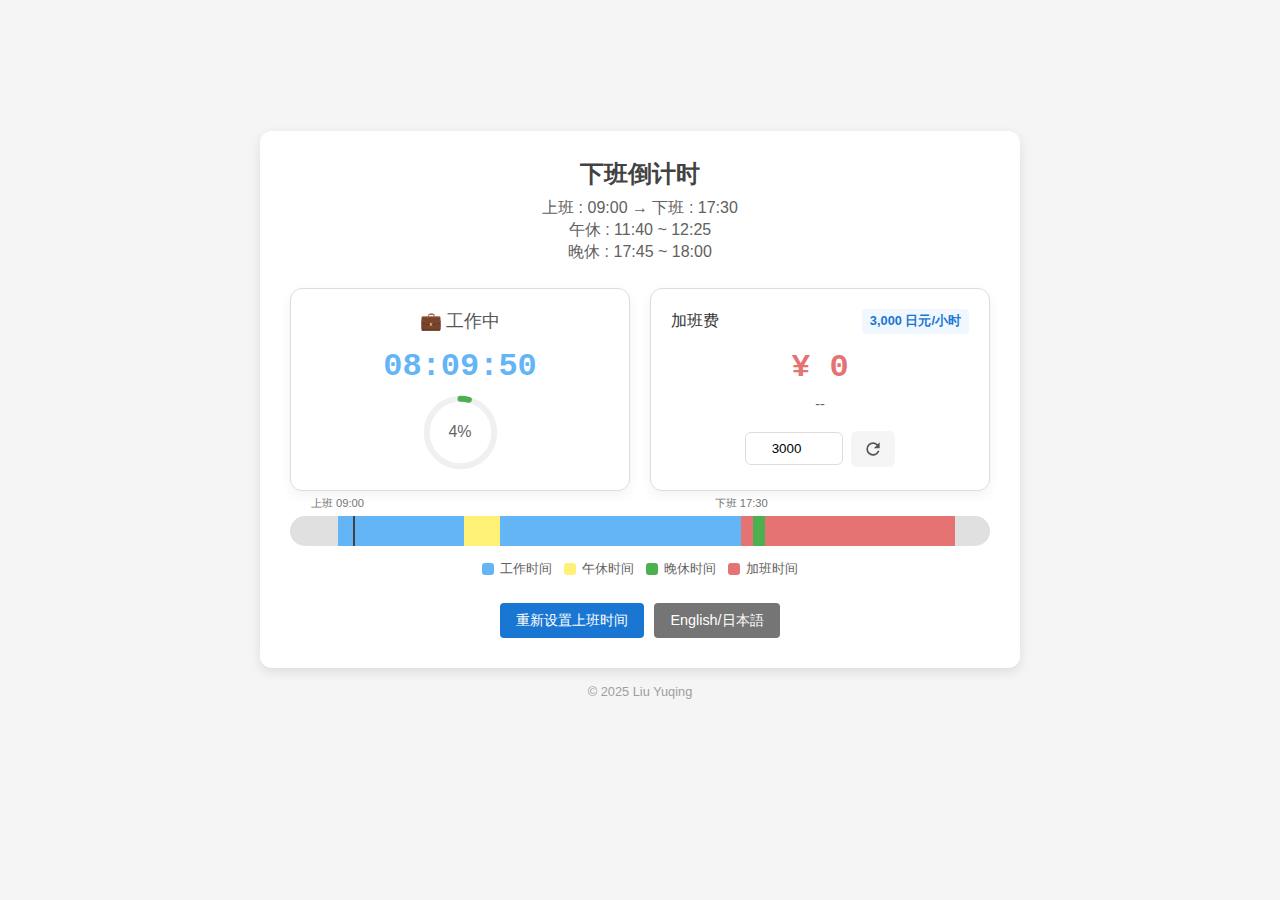
<file: index.html>
<!DOCTYPE html>
<html lang="zh">
<head>
<meta charset="UTF-8">
<meta name="viewport" content="width=device-width, initial-scale=1.0">
<title>下班倒计时 ver3.2 powered by Liu Yuqing</title>
<style>


:root {
  --work-color: #64B5F6;
  --overtime-color: #E57373;
  --noon-rest-color: #FFF176;
  --night-rest-color: #4CAF50;
  --bg-color: #f5f5f5;
  --text-color: #333;
  --timeline-bg: #e0e0e0;
  --border-color: #ddd;
  --progress-green: #4CAF50;
  --progress-blue: #2196F3;
  --progress-yellow: #FFC107;
  --progress-red: #F44436;
}

 
body {
  background-color: var(--bg-color);
  color: var(--text-color);
  font-family: 'Segoe UI', Helvetica, Arial, sans-serif;
  display: flex;
  flex-direction: column;
  align-items: center;
  justify-content: center;
  min-height: 90vh;
  margin: 0;
  padding: 10px;
  text-align: center;
}
 
.container {
  background-color: white;
  border-radius: 12px;
  box-shadow: 0 4px 12px rgba(0,0,0,0.1);
  padding: 30px;
  width: 85%;
  max-width: 700px;
}
 
h1 {
  font-size: 1.5rem;
  margin-top: -0.2rem;
  margin-bottom: 0.6rem;
  color: #424242;
  font-weight: 600;
}
 
#info {
  font-size: 1rem;
  margin-top: -0.2rem;
  margin-bottom: 0.6rem;
  line-height: 1.4;
  color: #616161;
}
 
.combined-display {
  display: grid;
  grid-template-columns: 1fr 1fr;
  gap: 20px;
  margin: 1.5rem 0;
}
 
.status-card {
  background: white;
  border-radius: 12px;
  padding: 20px;
  box-shadow: 0 4px 12px rgba(0,0,0,0.05);
  text-align: center;
  border: 1px solid var(--border-color);
}
 
.status-label {
  font-size: 1.1rem;
  font-weight: 500;
  color: #555;
  margin-bottom: 8px;
}
 
.status-timer {
  font-size: 2rem;
  font-family: 'Courier New', monospace;
  font-weight: 700;
  margin-top: 15px;
}
 
.status-timer.working  { color: var(--work-color); }
.status-timer.noon-rest  { color: var(--noon-rest-color); }
.status-timer.night-rest  { color: var(--night-rest-color); }
.status-timer.overtime  { color: var(--overtime-color); }
 
.progress-ring {
  position: relative;
  width: 75px;
  height: 75px;
  margin: 10px auto;
  margin-top: 10px;
  margin-bottom: 0px;
}
 
.progress-ring-bg {
  stroke: #f0f0f0;
  stroke-width: 8;
  fill: none;
}
 
.progress-ring-fill {
  stroke: var(--progress-blue);
  stroke-width: 8;
  stroke-linecap: round;
  fill: none;
  transform: rotate(-90deg);
  transform-origin: 50% 50%;
  transition: stroke-dashoffset 0.3s;
}
 
.progress-text {
  position: absolute;
  top: 50%;
  left: 50%;
  transform: translate(-50%, -50%);
  font-size: 1rem;
  color: #666;
}
 
.pay-card {
  background: white;
  border-radius: 12px;
  padding: 20px;
  box-shadow: 0 4px 12px rgba(0,0,0,0.05);
  border: 1px solid var(--border-color);
}
 
.pay-header {
  display: flex;
  justify-content: space-between;
  align-items: center;
  margin-bottom: 15px;
}
 
.pay-badge {
  background: #f0f7ff;
  color: #1976D2;
  padding: 4px 8px;
  border-radius: 4px;
  font-size: 0.8rem;
  font-weight: 600;
}
 
.pay-amount {
  font-size: 2rem;
  font-weight: 700;
  color: var(--overtime-color);
  text-align: center;
  margin: 15px 0;
  font-family: 'Courier New', monospace;
}
 
.pay-details {
  font-size: 0.9rem;
  color: #666;
  text-align: center;
  margin-top: -5px;
  margin-bottom: 15px;
  min-height: 20px;
}
 
.pay-controls {
  display: flex;
  justify-content: center;
  align-items: center;
  gap: 8px;
}
 
.pay-input {
  width: 80px;
  padding: 8px;
  border: 1px solid #ddd;
  border-radius: 6px;
  text-align: center;
  font-weight: 500;
}
 
.icon-button {
  width: auto; /* 修改为auto */
  padding: 8px 12px; /* 增加内边距 */
  border-radius: 6px; /* 改为圆角矩形 */
  background: #f5f5f5;
  border: none;
  display: flex;
  align-items: center;
  justify-content: center;
  cursor: pointer;
  transition: all 0.2s;
  color: #555;
  font-size: 14px;
  overflow: visible;
  gap: 5px; /* 增加图标和文字的间距 */
}
 
.icon-button:hover {
  background: #e0e0e0;
}
 
.icon-button svg {
  width: 20px;
  height: 20px;
  fill: #555;
}
 
.timeline-container {
  width: 100%;
  margin: 25px 0;
  position: relative;
}
 
.timeline {
  height: 30px;
  background-color: var(--timeline-bg);
  border-radius: 15px;
  position: relative;
  overflow: hidden;
  margin-bottom: 15px;
}
 
.timeline-segment {
  height: 100%;
  position: absolute;
  top: 0;
}
 
.timeline-marker {
  position: absolute;
  top: -20px;
  transform: translateX(-50%);
  font-size: 0.7rem;
  color: #757575;
  white-space: nowrap;
}
 
.timeline-legend {
  display: flex;
  justify-content: center;
  flex-wrap: wrap;
  gap: 12px;
  margin-top: 15px;
}
 
.legend-item {
  display: flex;
  align-items: center;
  font-size: 0.8rem;
  color: #616161;
}
 
.legend-color {
  width: 12px;
  height: 12px;
  border-radius: 3px;
  margin-right: 6px;
}
 
.buttons {
  margin-top: 20px;
  display: flex;
  justify-content: center;
  gap: 10px;
  flex-wrap: wrap;
}
 
button {
  background-color: #1976D2;
  color: white;
  border: none;
  padding: 8px 16px;
  border-radius: 4px;
  cursor: pointer;
  font-size: 0.9rem;
  transition: background-color 0.2s;
}
 
button:hover {
  background-color: #1565C0;
}
 
button.secondary   {
  background-color: #757575;
}
 
button.secondary:hover   {
  background-color: #616161;
}
 
footer {
  margin-top: 1rem;
  font-size: 0.8rem;
  color: #9e9e9e;
}


.current-time-indicator {
  position: absolute;
  height: 100%;
  width: 2px;
  background-color: #424242;
  z-index: 10;
}
 
@media (max-width: 600px) {
  .combined-display {
    grid-template-columns: 1fr;
  }
  
  .status-timer {
    font-size: 2rem;
  }
  
  .pay-amount {
    font-size: 1.8rem;
  }
  
  .container {
    padding: 20px;
  }
}
 
@media (max-width: 480px) {
  h1 {
    font-size: 1.5rem;
  }

  .timeline-legend {
    flex-wrap: wrap;
    justify-content: center;
  }
}

</style>
</head>
<body>
<div class="container">
  <h1 id="title">下班倒计时</h1>
  <div id="info">正在初始化...</div>
  
  <div class="combined-display">
    <div class="status-card">
      <div id="statusLabel" class="status-label">--</div>
      <div id="status" class="status-timer">--:--:--</div>
      <div class="progress-ring">
        <svg viewBox="0 0 100 100">
          <circle class="progress-ring-bg" cx="50" cy="50" r="45" />
          <circle class="progress-ring-fill" cx="50" cy="50" r="45" />
        </svg>
        <div class="progress-text" id="progressText">0%</div>
      </div>
    </div>
    
    <div class="pay-card">
      <div class="pay-header">
        <span id="overtimePayLabel">加班费计算</span>
        <span class="pay-badge" id="payRateDisplay">3,000 日元/小时</span>
      </div>
      <div id="overtimePayDisplay" class="pay-amount">¥ 0</div>
      <div class="pay-details" id="overtimePayDetails">--</div>
      <div class="pay-controls">
        <input type="number" id="payRateInput" class="pay-input" min="1000" step="500" value="3000">
        <button id="updatePayRateBtn" class="icon-button" title="更新加班费单价 / Update Overtime Pay Rate">
          <svg viewBox="0 0 24 24"><path d="M17.65,6.35C16.2,4.9 14.21,4 12,4A8,8 0 0,0 4,12A8,8 0 0,0 12,20C15.73,20 18.84,17.45 19.73,14H17.65C16.83,16.33 14.61,18 12,18A6,6 0 0,1 6,12A6,6 0 0,1 12,6C13.66,6 15.14,6.69 16.22,7.78L13,11H20V4L17.65,6.35Z"/></svg>
        </button>
      </div>
    </div>
  </div>
 
  <div class="timeline-container">
    <div class="timeline" id="timeline"></div>
    <div class="timeline-legend">
      <div class="legend-item">
        <div class="legend-color" style="background-color: var(--work-color);"></div>
        <span id="workLegend">工作时间</span>
      </div>
      <div class="legend-item">
        <div class="legend-color" style="background-color: var(--noon-rest-color);"></div>
        <span id="noonRestLegend">午休时间</span>
      </div>
       <div class="legend-item">
       <div class="legend-color" style="background-color: var(--night-rest-color);"></div>
       <span id="nightRestLegend">晚休时间</span>
        </div>
      <div class="legend-item">
        <div class="legend-color" style="background-color: var(--overtime-color);"></div>
        <span id="overtimeLegend">加班时间</span>
      </div>
    </div>
  </div>
 
  <div class="buttons">
    <button id="resetBtn">重新设置上班时间</button>
    <button id="languageBtn" class="secondary">English/日本語</button>
  </div>
</div>
 
<footer id="footer"></footer>

<script>
// 配置常量 
const WORK_DURATION = 7.75 * 60 * 60 * 1000; // 7小时45分钟工作(465分钟)
const NOON_REST_DURATION = 45 * 60 * 1000; // 45分钟午休 
const NIGHT_REST_DURATION = 15 * 60 * 1000; // 15分钟晚休 
const MAX_WORK_WITHOUT_REST = 8 * 60 * 60 * 1000; // 8小时 
 
// 语言资源 
const translations = {
  zh: {
    title: "下班倒计时",
    infoInitializing: "正在初始化...",
    statusDefault: "--",
    workLegend: "工作时间",
    noonRestLegend: "午休时间",
    nightRestLegend: "晚休时间",
    overtimeLegend: "加班时间",
    resetBtn: "重新设置上班时间",
    languageBtn: "English/日本語",
    footer: "© 2025 Liu Yuqing",
    working: "💼 工作中",
    noonRest: "🍱 午休中（计时暂停）",
    nightRest: "🍜 晚休中（计时暂停）",
    overtime: "☕ 加班中",
    timeFormat: "上班 : {0}  → 下班 : {5}<br>午休 : {1} ~ {2}<br>晚休 : {3} ~ {4}",
    prompt: "请输入上班时间\nPlease enter your work start time \n仕事の開始時間を入力してください \n(e.g. 0900 = 9:00 am)",
    errorFormat: "格式错误：需输入4位数字\nFormat error: Need 4 digits\n形式エラー：4桁の数字が必要",
    errorInvalid: "时间不合法，请重新输入！\nInvalid time, try again!\n無効な時間、再入力してください",
    resetConfirm: "已重置",
    startLabel: "上班",
    endLabel: "下班",
    overtimePayLabel: "加班费",
    payCurrency: "日元/小时",
    overtimePayFormat: "{0} 小时 × {1} {2} = {3} {4}" 
  },
  en: {
    title: "Work End Countdown",
    infoInitializing: "Initializing...",
    statusDefault: "--",
    workLegend: "Working Time",
    noonRestLegend: "Noon Break",
    nightRestLegend: "Night Break",
    overtimeLegend: "Overtime",
    resetBtn: "Reset Start Time",
    languageBtn: "中文/日本語",
    footer: "© 2025 Liu Yuqing",
    working: "💼 Working",
    noonRest: "🍱 Noon Break (Timer Paused)",
    nightRest: "🍜 Night Break (Timer Paused)",
    overtime: "☕ Overtime",
    timeFormat: "Start Time : {0}  → Expected End Time : {5}<br>Noon Break : {1} ~ {2}<br>Night Break : {3} ~ {4}",
    prompt: "Enter start time (4 digits, e.g. 0900 for 9AM)",
    errorFormat: "Format error: Need 4 digits (e.g. 0830, 0900)",
    errorInvalid: "Invalid time, please try again!",
    resetConfirm: "Reset",
    startLabel: "Start",
    endLabel: "End",
    overtimePayLabel: "Overtime Pay",
    payCurrency: "JPY/hour",
    overtimePayFormat: "{0} hours × {1} {2} = {3} {4}"
  },
  ja: {
    title: "退勤までのカウントダウン",
    infoInitializing: "初期化中...",
    statusDefault: "--",
    workLegend: "勤務時間",
    noonRestLegend: "昼休憩",
    nightRestLegend: "夜休憩",
    overtimeLegend: "残業時間",
    resetBtn: "開始時間を再設定",
    languageBtn: "中文/English",
    footer: "© 2025 Liu Yuqing",
    working: "💼 勤務中",
    noonRest: "🍱 昼休憩中（タイマー停止）",
    nightRest: "🍜 夜休憩中（タイマー停止）",
    overtime: "☕ 残業中",
    timeFormat: "開始時間 : {0}  → 終了予定 : {5}<br>昼休憩 : {1} ~ {2}<br>夜休憩 : {3} ~ {4}",
    prompt: "開始時間を入力してください（4桁数字、例: 0900で9時）",
    errorFormat: "形式エラー、4桁数字を入力してください（例: 0830, 0900）",
    errorInvalid: "無効な時間です、再入力してください！",
    resetConfirm: "リセット完了",
    startLabel: "開始",
    endLabel: "終了",
    overtimePayLabel: "残業代",
    payCurrency: "円/時間",
    overtimePayFormat: "{0} 時間 × {1} {2} = {3} {4}"
  }
};
 
// 全局变量 
let startTime = null;
let endTime = null;
let noonStart = null;
let noonEnd = null;
let nightRestStart = null;
let nightRestEnd = null;
let isOvertime = false;
let overtimeStart = null;
let updateInterval = null;
let currentLang = localStorage.getItem('workTimerLanguage')  || 'zh'; // 默认中文 
let payRate = 3000; // 默认加班费率 
let overtimePay = 0; // 加班费总额 
 
// 切换语言 
function switchLanguage() {
  currentLang = currentLang === 'zh' ? 'en' : currentLang === 'en' ? 'ja' : 'zh';
  localStorage.setItem('workTimerLanguage',  currentLang); // 保存语言选择 
  applyLanguage();
  saveState();
}
 
// 应用语言 
function applyLanguage() {
  const t = translations[currentLang];
  document.getElementById('title').textContent  = t.title;  
  document.getElementById('workLegend').textContent  = t.workLegend;  
  document.getElementById('noonRestLegend').textContent  = t.noonRestLegend;  
  document.getElementById('nightRestLegend').textContent  = t.nightRestLegend;  
  document.getElementById('overtimeLegend').textContent  = t.overtimeLegend;  
  document.getElementById('resetBtn').textContent  = t.resetBtn;  
  document.getElementById('languageBtn').textContent  = t.languageBtn;  
  document.getElementById('footer').textContent  = t.footer;  
  document.getElementById('overtimePayLabel').textContent  = t.overtimePayLabel; 
  document.getElementById('payRateDisplay').textContent  = payRate.toLocaleString()  + ' ' + t.payCurrency; 
  
  // 更新状态标签 
  const now = new Date();
  if (isOvertime) {
    if (now >= nightRestStart && now < nightRestEnd) {
      document.getElementById("statusLabel").textContent  = t.nightRest;  
    } else {
      document.getElementById("statusLabel").textContent  = t.overtime;  
    }
  } else if (now >= noonStart && now < noonEnd) {
    document.getElementById("statusLabel").textContent  = t.noonRest;  
  } else if (now < endTime) {
    document.getElementById("statusLabel").textContent  = t.working;  
  }
  
  if (startTime) {
    updateInfoDisplay();
    updateOvertimePay();
  }
}
 
// 保存状态到本地存储 
function saveState() {
  const state = {
    startTime: startTime ? startTime.getTime()  : null,
    endTime: endTime ? endTime.getTime()  : null,
    noonStart: noonStart ? noonStart.getTime()  : null,
    noonEnd: noonEnd ? noonEnd.getTime()  : null,
    nightRestStart: nightRestStart ? nightRestStart.getTime()  : null,
    nightRestEnd: nightRestEnd ? nightRestEnd.getTime()  : null,
    isOvertime: isOvertime,
    overtimeStart: overtimeStart ? overtimeStart.getTime()  : null,
    savedWorkStartTime: localStorage.getItem('workStartTime'),  
    payRate: payRate,
    language: currentLang 
  };
  localStorage.setItem('workTimerState',  JSON.stringify(state));  
}
 
// 从本地存储恢复状态 
function restoreState() {
  const savedLang = localStorage.getItem('workTimerLanguage'); 
  if (savedLang) currentLang = savedLang;
  
  const savedState = localStorage.getItem('workTimerState');  
  if (savedState) {
    try {
      const state = JSON.parse(savedState);  
      if (state.startTime)  startTime = new Date(state.startTime);  
      if (state.endTime)  endTime = new Date(state.endTime);  
      if (state.noonStart)  noonStart = new Date(state.noonStart);  
      if (state.noonEnd)  noonEnd = new Date(state.noonEnd);  
      if (state.nightRestStart)  nightRestStart = new Date(state.nightRestStart);  
      if (state.nightRestEnd)  nightRestEnd = new Date(state.nightRestEnd);  
      isOvertime = state.isOvertime;  
      if (state.overtimeStart)  overtimeStart = new Date(state.overtimeStart);  
      if (state.savedWorkStartTime)  {
        localStorage.setItem('workStartTime',  state.savedWorkStartTime);  
      }
      if (state.payRate)  {
        payRate = state.payRate; 
        document.getElementById("payRateInput").value  = payRate;
      }
      if (state.language)  {
        currentLang = state.language;  
      }
      
      applyLanguage();
      return true;
    } catch (e) {
      console.error(" 恢复状态失败:", e);
      return false;
    }
  }
  return false;
}
 
// 询问上班时间 
function askStartTime() {
  const t = translations.zh;  // 中文提示作为基础 
  let savedTime = localStorage.getItem('workStartTime'); 
  let input = prompt(t.prompt,  savedTime || '0900');
  
  // 用户取消时使用默认时间 
  if (input === null) {
    input = '0900';
  }
  
  if (!input || !/^\d{4}$/.test(input)) {
    if (input !== null) alert(t.errorFormat); 
    initializeTimes(9, 0); // 使用默认时间0900 
    return false;
  }
 
  const h = parseInt(input.slice(0,  2), 10);
  const m = parseInt(input.slice(2),  10);
 
  if (h < 0 || h > 23 || m < 0 || m > 59) {
    alert(t.errorInvalid); 
    initializeTimes(9, 0); // 使用默认时间0900 
    return false;
  }
 
  localStorage.setItem('workStartTime',  input);
  initializeTimes(h, m);
  clearTimelineMarkers();
  renderTimeline();
  
  return true;
}
 
// 清除时间轴标记 
function clearTimelineMarkers() {
  document.querySelectorAll('.timeline-marker,  .current-time-indicator').forEach(el => el.remove()); 
}
 
// 初始化时间 
function initializeTimes(h, m) {

  // 设置上班时间 
  startTime = new Date();
  startTime.setHours(h,  m, 0, 0);
 
  // 设置午休时间(11:40-12:25)
  noonStart = new Date(startTime);
  noonStart.setHours(11,  40, 0, 0);
  noonEnd = new Date(noonStart.getTime()  + NOON_REST_DURATION);
 
  // 计算理论下班时间(不含晚休)
  endTime = new Date(startTime.getTime()  + WORK_DURATION);
 
  // 如果工作时间跨越午休，加上午休时间 
  if (startTime < noonEnd && endTime > noonStart) {
    endTime = new Date(endTime.getTime()  + NOON_REST_DURATION);
  }
 
  // 计算实际工作时间(扣除午休时间)
  let actualWorkTime = endTime - startTime;
  if (endTime > noonStart && startTime < noonEnd) {
    actualWorkTime -= NOON_REST_DURATION;
  }
 
  // 计算晚休时间（从上班开始累计满8小时工作时间后触发）
  nightRestStart = new Date(startTime.getTime()  + MAX_WORK_WITHOUT_REST);
  
  // 如果午休在工作时间内，需要把午休时间加回来（因为实际工作时间要扣除午休）
  if (noonStart < endTime && noonEnd > startTime) {
    nightRestStart = new Date(nightRestStart.getTime()  + NOON_REST_DURATION);
  }
  
  // 如果晚休开始时间落在午休期间，则调整到晚休之后 
  if (nightRestStart >= noonStart && nightRestStart < noonEnd) {
    nightRestStart = new Date(noonEnd.getTime());  
  }
  
  nightRestEnd = new Date(nightRestStart.getTime()  + NIGHT_REST_DURATION);
 
  // 如果实际工作时间超过8小时，添加晚休到下班时间 
  if (actualWorkTime > MAX_WORK_WITHOUT_REST) {
    endTime = new Date(endTime.getTime()  + NIGHT_REST_DURATION);
  }
 
  // 重置加班状态 
  isOvertime = false;
  overtimeStart = null;
  overtimePay = 0;
 
  // 更新信息显示 
  updateInfoDisplay();
 
  saveState();
}
 
// 更新信息显示 
function updateInfoDisplay() {
  const t = translations[currentLang];
  document.getElementById("info").innerHTML  = t.timeFormat   
    .replace('{0}', formatTime(startTime))
    .replace('{1}', formatTime(noonStart))
    .replace('{2}', formatTime(noonEnd))
    .replace('{3}', formatTime(nightRestStart))
    .replace('{4}', formatTime(nightRestEnd))
    .replace('{5}', formatTime(endTime));
}
 
// 更新进度环 
function updateProgressRing(percent) {
  const circle = document.querySelector('.progress-ring-fill'); 
  const radius = circle.r.baseVal.value; 
  const circumference = 2 * Math.PI * radius;
  
  // 超过100%保持最大状态 
  const effectivePercent = Math.min(percent,  100);
  const offset = circumference - (effectivePercent / 100) * circumference;
  
  circle.style.strokeDasharray  = `${circumference} ${circumference}`;
  circle.style.strokeDashoffset  = offset;
  
  // 显示实际百分比（可超过100%）
  document.getElementById('progressText').textContent  = `${percent}%`;
  
  // 根据进度改变颜色 
  circle.style.stroke  = percent < 30 ? 'var(--progress-green)' : 
                       percent < 70 ? 'var(--progress-blue)' : 
                       percent < 100 ? 'var(--progress-yellow)' : 
                       'var(--progress-red)';
}



// 更新加班费显示 
function updateOvertimePay() {
  const t = translations[currentLang];
  const now = new Date();
  
  if (!isOvertime || !overtimeStart) {
    document.getElementById("overtimePayDisplay").textContent  = "¥ 0";
    document.getElementById("overtimePayDetails").textContent  = "--";
    return;
  }
  
  let overtimeHours;
  let overtimeDuration;
  
  if (now >= nightRestStart && now < nightRestEnd) {
    // 晚休期间不计加班费 
    overtimeDuration = (nightRestStart - overtimeStart);
  } else if (now >= nightRestEnd) {
    // 晚休后计算总加班时间减去15分钟晚休 
    overtimeDuration = (now - overtimeStart - NIGHT_REST_DURATION);
  } else {
    // 加班时间但未到晚休 
    overtimeDuration = now - overtimeStart;
  }
  
  // 确保加班时间不为负 
  overtimeHours = Math.max(0,  overtimeDuration / 1000 / 60 / 60);
  overtimePay = Math.floor(overtimeHours  * payRate);
  
  // 更新显示 
  document.getElementById("overtimePayDisplay").textContent  = 
    `¥ ${overtimePay.toLocaleString(currentLang  === 'ja' ? 'ja-JP' : undefined)}`;
  
  document.getElementById("overtimePayDetails").textContent  = 
    t.overtimePayFormat  
      .replace('{0}', overtimeHours.toFixed(2)) 
      .replace('{1}', payRate.toLocaleString()) 
      .replace('{2}', t.payCurrency.split('/')[0]) 
      .replace('{3}', overtimePay.toLocaleString()) 
      .replace('{4}', t.payCurrency.split('/')[0]); 
}
 


// 渲染时间轴 
function renderTimeline() {
    const timeline = document.getElementById("timeline"); 
    timeline.innerHTML  = "";
 
    const displayStart = new Date(startTime);
    displayStart.setHours(startTime.getHours()  - 1, 0, 0, 0); // 上班前1小时 
    
    const displayEnd = new Date(endTime);
    displayEnd.setHours(endTime.getHours()  + 5, 0, 0, 0); // 下班后4小时 
    
    const totalDuration = displayEnd - displayStart;
 
    // 1. 工作时间段（上午）
    addSegment(startTime, noonStart, "work", displayStart, totalDuration);
    
    // 2. 午休时间段 
    addSegment(noonStart, noonEnd, "noon-rest", displayStart, totalDuration);
    
    // 3. 工作时间段（下午）
    addSegment(noonEnd, nightRestStart, "work", displayStart, totalDuration);
    
    // 5. 加班时间段
    addSegment(endTime, displayEnd, "overtime", displayStart, totalDuration);

    // 4. 晚休时间段（最后渲染确保层级更高）
    if (nightRestStart && nightRestEnd) {
        addSegment(nightRestStart, nightRestEnd, "night-rest", displayStart, totalDuration);
    }

    // 标记和当前时间指示器 
    addMarker(startTime, translations[currentLang].startLabel, displayStart, totalDuration);
    addMarker(endTime, translations[currentLang].endLabel, displayStart, totalDuration);
    updateCurrentTimeIndicator(displayStart, displayEnd);
}
 

// 添加时间段 
function addSegment(start, end, type, dayStart, totalDuration) {
    if (!start || !end || start >= end) return;
 
    const segment = document.createElement("div"); 
    segment.className  = "timeline-segment";
 
    const left = getPercentage(start, dayStart, totalDuration);
    const width = getPercentage(end, dayStart, totalDuration) - left;
 
    segment.style.left  = `${left}%`;
    segment.style.width  = `${width}%`;
 
switch(type) {
  case "work": segment.style.backgroundColor  = "var(--work-color)"; break;
  case "noon-rest": segment.style.backgroundColor  = "var(--noon-rest-color)"; break;
  case "night-rest": segment.style.backgroundColor  = "var(--night-rest-color)"; break; // 这里会使用新的绿色 
  case "overtime": segment.style.backgroundColor  = "var(--overtime-color)"; break;
}
 
    segment.title  = `${formatTime(start)} - ${formatTime(end)} (${type})`;
    document.getElementById("timeline").appendChild(segment); 
}

 
// 添加标记 
function addMarker(time, text, dayStart, totalDuration) {
  if (!time) return;
 
  const marker = document.createElement("div"); 
  marker.className  = "timeline-marker";
  marker.style.left  = `${getPercentage(time, dayStart, totalDuration)}%`;
  marker.textContent  = `${text} ${formatTime(time)}`;
 
  document.querySelector(".timeline-container").appendChild(marker); 
}
 
// 更新当前时间指示器 
function updateCurrentTimeIndicator(displayStart, displayEnd) {
  const now = new Date();
  
  if (!displayStart || !displayEnd) {
    displayStart = new Date(startTime);
    displayStart.setHours(startTime.getHours()  - 1, 0, 0, 0);
    displayEnd = new Date(endTime);
    displayEnd.setHours(endTime.getHours()  + 5, 0, 0, 0);
  }
  
  const totalDuration = displayEnd - displayStart;
  
  document.querySelectorAll('.current-time-indicator').forEach(el  => el.remove()); 
 
  const indicator = document.createElement("div"); 
  indicator.className  = "current-time-indicator";
  indicator.style.left  = `${getPercentage(now, displayStart, totalDuration)}%`;
  
  document.getElementById("timeline").appendChild(indicator); 
}
 
// 计算百分比位置 
function getPercentage(time, dayStart, totalDuration) {
  return ((time - dayStart) / totalDuration) * 95;
}
 
// 主更新函数 
function update() {
  const now = new Date();
  let diff = endTime - now;
  const statusEl = document.getElementById("status"); 
  const statusLabelEl = document.getElementById("statusLabel"); 
  const t = translations[currentLang];
 
  // 检查当前状态 
  let isResting = false;
  let isNightRest = false;
 
  if (now >= noonStart && now < noonEnd) {
    statusLabelEl.textContent  = t.noonRest; 
    isResting = true;
    statusEl.className  = "status-timer noon-rest";
  } else if (now >= nightRestStart && now < nightRestEnd) {
    statusLabelEl.textContent  = t.nightRest; 
    isResting = true;
    isNightRest = true;
    statusEl.textContent  = "+00:15:00";
    statusEl.className  = "status-timer night-rest";
  } else if (now < endTime) {
    statusLabelEl.textContent  = t.working; 
    statusEl.className  = "status-timer working";
  } else {
    if (!isOvertime) {
      isOvertime = true;
      overtimeStart = new Date(endTime);
      saveState();
    }
    statusLabelEl.textContent  = t.overtime; 
    statusEl.className  = "status-timer overtime";
  }
 
  // 计算计时器显示 
  if (isOvertime && !isNightRest) {
    let overtimeDuration = now - overtimeStart;
    if (now >= nightRestEnd) overtimeDuration -= NIGHT_REST_DURATION;
    
    const h = Math.floor(overtimeDuration  / 1000 / 60 / 60);
    const m = Math.floor((overtimeDuration  / 1000 / 60) % 60);
    const s = Math.floor((overtimeDuration  / 1000) % 60);
    statusEl.textContent  = `+${pad(h)}:${pad(m)}:${pad(s)}`;
  } else if (!isResting) {
    const h = Math.floor(diff  / 1000 / 60 / 60);
    const m = Math.floor((diff  / 1000 / 60) % 60);
    const s = Math.floor((diff  / 1000) % 60);
    statusEl.textContent  = `${pad(h)}:${pad(m)}:${pad(s)}`;
  }
 
  // 计算工作进度 (0-400%)

let progress = 0;
const baseWorkTime = 7.75 * 60 * 60 * 1000;
 
if (now >= startTime && now < noonEnd) {
  const elapsed = now - startTime;
  progress = Math.round((elapsed  / baseWorkTime) * 100);
} 
else if (now >= noonEnd && now < endTime) {
  const elapsed = now - startTime - (noonEnd - noonStart);
  progress = Math.round((elapsed  / baseWorkTime) * 100);
}
else if (now >= endTime) {
  const overtimeDuration = now - endTime - (now > nightRestStart && now < nightRestEnd ? NIGHT_REST_DURATION : 0);
  progress = 100 + Math.round((overtimeDuration  / baseWorkTime) * 100);
}
  
  updateProgressRing(progress);
  updateOvertimePay();
  updateCurrentTimeIndicator();
}
 
// 辅助函数 
function pad(n) {
  return n < 10 ? '0' + n : n;
}
 
function formatTime(date) {
  return date ? `${pad(date.getHours())}:${pad(date.getMinutes())}`  : "--:--";
}
 
// 初始化 
document.addEventListener('DOMContentLoaded',  function() {
  // 立即应用语言 
  applyLanguage();
  
  // 设置计费更新按钮 
  document.getElementById("updatePayRateBtn").addEventListener("click",  function() {
    const newRate = parseInt(document.getElementById("payRateInput").value); 
    if (!isNaN(newRate) && newRate > 0) {
      payRate = newRate;
      document.getElementById("payRateDisplay").textContent  = 
        payRate.toLocaleString(currentLang  === 'ja' ? 'ja-JP' : undefined) + ' ' + 
        translations[currentLang].payCurrency;
      saveState();
      updateOvertimePay();
    }
  });
 
  // 恢复状态或询问工作时间 
  if (!restoreState()) {
    askStartTime();
  } else {
    renderTimeline();
  }
  
  // 设置语言切换按钮 
  document.getElementById("languageBtn").addEventListener("click",  switchLanguage);
  
  // 设置重置按钮 
  document.getElementById("resetBtn").addEventListener("click",  function() {
    const t = translations[currentLang];
    localStorage.removeItem('workStartTime'); 
    localStorage.removeItem('workTimerState'); 
    if (askStartTime()) {
      this.textContent  = t.resetConfirm; 
      setTimeout(() => this.textContent  = t.resetBtn,  2000);
    }
  });
  

  // 启动计时器 
  updateInterval = setInterval(update, 1000);
  update();


});
</script>
</body>
</html>
</file>
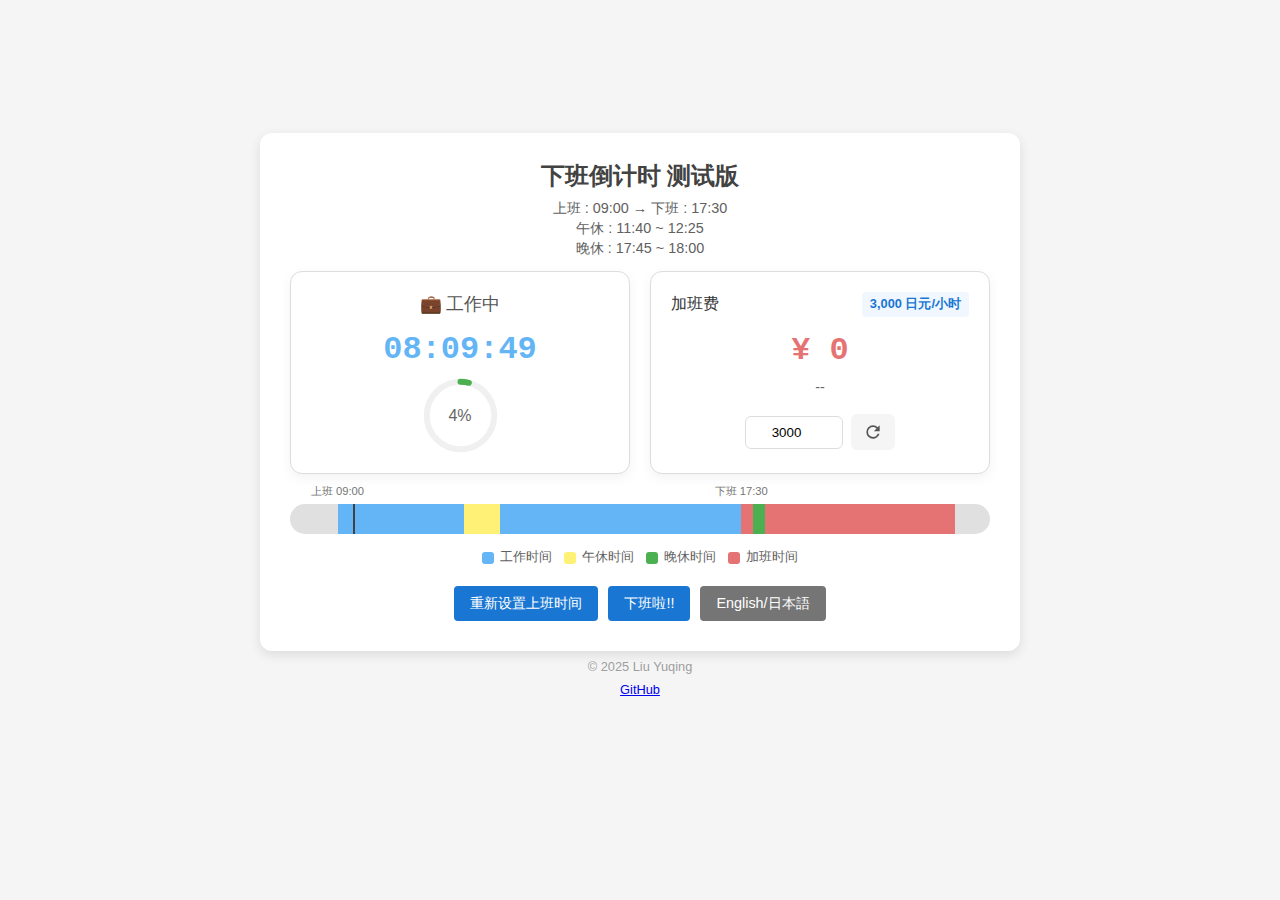
<file: index_new.html>
<!DOCTYPE html>
<html lang="zh">

<head>
  <meta charset="UTF-8">
  <meta name="viewport" content="width=device-width, initial-scale=1.0">
  <title>下班倒计时 ver3.22 powered by Liu Yuqing</title>
  <link rel="stylesheet" href="styles.css"> 
</head>

<body>
  <div class="container">
  <h1 id="title">下班倒计时</h1>
  <div id="info">正在初始化...</div>
  
  <div class="combined-display">
    <div class="status-card">
      <div id="statusLabel" class="status-label">--</div>
      <div id="status" class="status-timer">--:--:--</div>
      <div class="progress-ring">
        <svg viewBox="0 0 100 100">
          <circle class="progress-ring-bg" cx="50" cy="50" r="45" />
          <circle class="progress-ring-fill" cx="50" cy="50" r="45" />
        </svg>
        <div class="progress-text" id="progressText">0%</div>
      </div>
    </div>
    
    <div class="pay-card">
      <div class="pay-header">
        <span id="overtimePayLabel">加班费计算</span>
        <span class="pay-badge" id="payRateDisplay">2,500 日元/小时</span>
      </div>
      <div id="overtimePayDisplay" class="pay-amount">¥ 0</div>
      <div class="pay-details" id="overtimePayDetails">--</div>
      <div class="pay-controls">
        <input type="number" id="payRateInput" class="pay-input" min="0" step="500" value="2500">
        <button id="updatePayRateBtn" class="icon-button" title="更新加班费单价 / Update Overtime Pay Rate">
          <svg viewBox="0 0 24 24"><path d="M17.65,6.35C16.2,4.9 14.21,4 12,4A8,8 0 0,0 4,12A8,8 0 0,0 12,20C15.73,20 18.84,17.45 19.73,14H17.65C16.83,16.33 14.61,18 12,18A6,6 0 0,1 6,12A6,6 0 0,1 12,6C13.66,6 15.14,6.69 16.22,7.78L13,11H20V4L17.65,6.35Z"/></svg>
        </button>
      </div>
    </div>
  </div>
 
  <div class="timeline-container">
    <div class="timeline" id="timeline"></div>
    <div class="timeline-legend">
      <div class="legend-item">
        <div class="legend-color" style="background-color: var(--work-color);"></div>
        <span id="workLegend">工作时间</span>
      </div>
      <div class="legend-item">
        <div class="legend-color" style="background-color: var(--noon-rest-color);"></div>
        <span id="noonRestLegend">午休时间</span>
      </div>
       <div class="legend-item">
       <div class="legend-color" style="background-color: var(--night-rest-color);"></div>
       <span id="nightRestLegend">晚休时间</span>
        </div>
      <div class="legend-item">
        <div class="legend-color" style="background-color: var(--overtime-color);"></div>
        <span id="overtimeLegend">加班时间</span>
      </div>
    </div>
  </div>
 
  <div class="buttons">
    <button id="resetBtn">重新设置上班时间</button>
     <button id="stopBtn" class="btn">下班啦！</button>
    <button id="languageBtn" class="secondary">English/日本語</button>
 </div>
 </div>
</body>

<footer id="footer">
</footer>

<footer>
  <a href="https://github.com/Yukixx96/Work-End-Countdown"  target="_blank" rel="noopener noreferrer">
   GitHub
  </a>
</footer>

<script src="countdown.js"  defer></script>

</html>
</file>
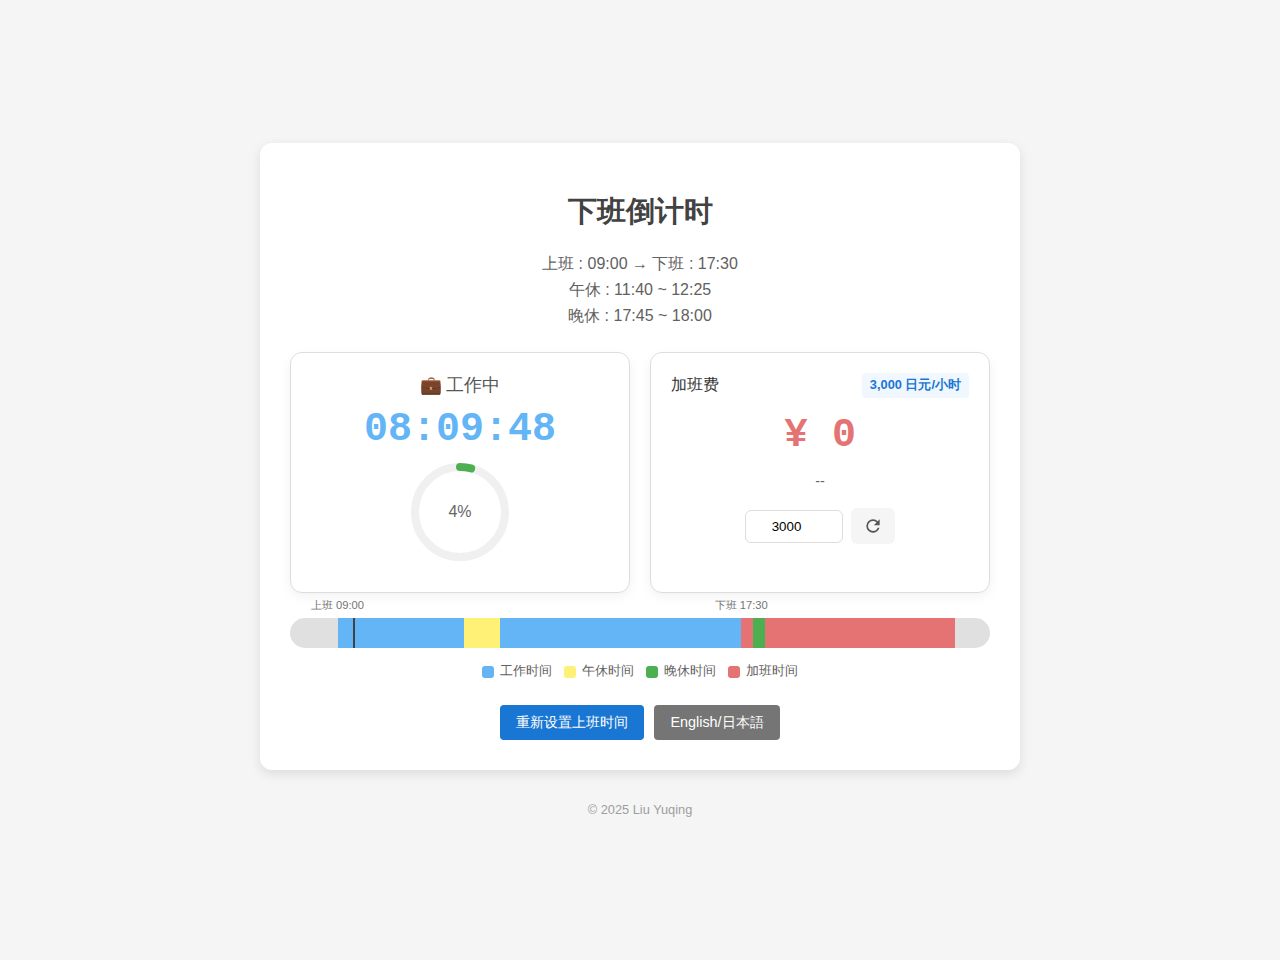
<file: WorkEndCountdown.html>
<!DOCTYPE html>
<html lang="zh">
<head>
<meta charset="UTF-8">
<meta name="viewport" content="width=device-width, initial-scale=1.0">
<title>下班倒计时 ver3.2 powered by Liu Yuqing</title>
<style>
:root {
  --work-color: #64B5F6;
  --overtime-color: #E57373;
  --noon-rest-color: #FFF176;
  --night-rest-color: #4CAF50;
  --bg-color: #f5f5f5;
  --text-color: #333;
  --timeline-bg: #e0e0e0;
  --border-color: #ddd;
  --progress-green: #4CAF50;
  --progress-blue: #2196F3;
  --progress-yellow: #FFC107;
  --progress-red: #F44436;
}

 
body {
  background-color: var(--bg-color);
  color: var(--text-color);
  font-family: 'Segoe UI', Helvetica, Arial, sans-serif;
  display: flex;
  flex-direction: column;
  align-items: center;
  justify-content: center;
  min-height: 100vh;
  margin: 0;
  padding: 30px;
  text-align: center;
}
 
.container {
  background-color: white;
  border-radius: 12px;
  box-shadow: 0 4px 12px rgba(0,0,0,0.1);
  padding: 30px;
  width: 100%;
  max-width: 700px;
}
 
h1 {
  font-size: 1.8rem;
  margin-bottom: 1.2rem;
  color: #424242;
  font-weight: 600;
}
 
#info {
  font-size: 1rem;
  margin: 0.8rem 0;
  line-height: 1.6;
  color: #616161;
}
 
.combined-display {
  display: grid;
  grid-template-columns: 1fr 1fr;
  gap: 20px;
  margin: 1.5rem 0;
}
 
.status-card {
  background: white;
  border-radius: 12px;
  padding: 20px;
  box-shadow: 0 4px 12px rgba(0,0,0,0.05);
  text-align: center;
  border: 1px solid var(--border-color);
}
 
.status-label {
  font-size: 1.1rem;
  font-weight: 500;
  color: #555;
  margin-bottom: 8px;
}
 
.status-timer {
  font-size: 2.5rem;
  font-family: 'Courier New', monospace;
  font-weight: 700;
  margin: 10px 0;
}
 
.status-timer.working  { color: var(--work-color); }
.status-timer.noon-rest  { color: var(--noon-rest-color); }
.status-timer.night-rest  { color: var(--night-rest-color); }
.status-timer.overtime  { color: var(--overtime-color); }
 
.progress-ring {
  position: relative;
  width: 100px;
  height: 100px;
  margin: 10px auto;
}
 
.progress-ring-bg {
  stroke: #f0f0f0;
  stroke-width: 8;
  fill: none;
}
 
.progress-ring-fill {
  stroke: var(--progress-blue);
  stroke-width: 8;
  stroke-linecap: round;
  fill: none;
  transform: rotate(-90deg);
  transform-origin: 50% 50%;
  transition: stroke-dashoffset 0.3s;
}
 
.progress-text {
  position: absolute;
  top: 50%;
  left: 50%;
  transform: translate(-50%, -50%);
  font-size: 1rem;
  color: #666;
}
 
.pay-card {
  background: white;
  border-radius: 12px;
  padding: 20px;
  box-shadow: 0 4px 12px rgba(0,0,0,0.05);
  border: 1px solid var(--border-color);
}
 
.pay-header {
  display: flex;
  justify-content: space-between;
  align-items: center;
  margin-bottom: 15px;
}
 
.pay-badge {
  background: #f0f7ff;
  color: #1976D2;
  padding: 4px 8px;
  border-radius: 4px;
  font-size: 0.8rem;
  font-weight: 600;
}
 
.pay-amount {
  font-size: 2.5rem;
  font-weight: 700;
  color: var(--overtime-color);
  text-align: center;
  margin: 15px 0;
  font-family: 'Courier New', monospace;
}
 
.pay-details {
  font-size: 0.9rem;
  color: #666;
  text-align: center;
  margin-bottom: 15px;
  min-height: 20px;
}
 
.pay-controls {
  display: flex;
  justify-content: center;
  align-items: center;
  gap: 8px;
}
 
.pay-input {
  width: 80px;
  padding: 8px;
  border: 1px solid #ddd;
  border-radius: 6px;
  text-align: center;
  font-weight: 500;
}
 
.icon-button {
  width: auto; /* 修改为auto */
  padding: 8px 12px; /* 增加内边距 */
  border-radius: 6px; /* 改为圆角矩形 */
  background: #f5f5f5;
  border: none;
  display: flex;
  align-items: center;
  justify-content: center;
  cursor: pointer;
  transition: all 0.2s;
  color: #555;
  font-size: 14px;
  overflow: visible;
  gap: 5px; /* 增加图标和文字的间距 */
}
 
.icon-button:hover {
  background: #e0e0e0;
}
 
.icon-button svg {
  width: 20px;
  height: 20px;
  fill: #555;
}
 
.timeline-container {
  width: 100%;
  margin: 25px 0;
  position: relative;
}
 
.timeline {
  height: 30px;
  background-color: var(--timeline-bg);
  border-radius: 15px;
  position: relative;
  overflow: hidden;
  margin-bottom: 15px;
}
 
.timeline-segment {
  height: 100%;
  position: absolute;
  top: 0;
}
 
.timeline-marker {
  position: absolute;
  top: -20px;
  transform: translateX(-50%);
  font-size: 0.7rem;
  color: #757575;
  white-space: nowrap;
}
 
.timeline-legend {
  display: flex;
  justify-content: center;
  flex-wrap: wrap;
  gap: 12px;
  margin-top: 15px;
}
 
.legend-item {
  display: flex;
  align-items: center;
  font-size: 0.8rem;
  color: #616161;
}
 
.legend-color {
  width: 12px;
  height: 12px;
  border-radius: 3px;
  margin-right: 6px;
}
 
.buttons {
  margin-top: 20px;
  display: flex;
  justify-content: center;
  gap: 10px;
  flex-wrap: wrap;
}
 
button {
  background-color: #1976D2;
  color: white;
  border: none;
  padding: 8px 16px;
  border-radius: 4px;
  cursor: pointer;
  font-size: 0.9rem;
  transition: background-color 0.2s;
}
 
button:hover {
  background-color: #1565C0;
}
 
button.secondary   {
  background-color: #757575;
}
 
button.secondary:hover   {
  background-color: #616161;
}
 
footer {
  margin-top: 2rem;
  font-size: 0.8rem;
  color: #9e9e9e;
}




 
.current-time-indicator {
  position: absolute;
  height: 100%;
  width: 2px;
  background-color: #424242;
  z-index: 10;
}
 
@media (max-width: 600px) {
  .combined-display {
    grid-template-columns: 1fr;
  }
  
  .status-timer {
    font-size: 2rem;
  }
  
  .pay-amount {
    font-size: 1.8rem;
  }
  
  .container {
    padding: 20px;
  }
}
 
@media (max-width: 480px) {
  h1 {
    font-size: 1.5rem;
  }
  
  .timeline-legend {
    flex-direction: column;
    align-items: center;
  }
}
</style>
</head>
<body>
<div class="container">
  <h1 id="title">下班倒计时</h1>
  <div id="info">正在初始化...</div>
  
  <div class="combined-display">
    <div class="status-card">
      <div id="statusLabel" class="status-label">--</div>
      <div id="status" class="status-timer">--:--:--</div>
      <div class="progress-ring">
        <svg viewBox="0 0 100 100">
          <circle class="progress-ring-bg" cx="50" cy="50" r="45" />
          <circle class="progress-ring-fill" cx="50" cy="50" r="45" />
        </svg>
        <div class="progress-text" id="progressText">0%</div>
      </div>
    </div>
    
    <div class="pay-card">
      <div class="pay-header">
        <span id="overtimePayLabel">加班费计算</span>
        <span class="pay-badge" id="payRateDisplay">3,000 日元/小时</span>
      </div>
      <div id="overtimePayDisplay" class="pay-amount">¥ 0</div>
      <div class="pay-details" id="overtimePayDetails">--</div>
      <div class="pay-controls">
        <input type="number" id="payRateInput" class="pay-input" min="1000" step="500" value="3000">
        <button id="updatePayRateBtn" class="icon-button" title="更新加班费单价 / Update Overtime Pay Rate">
          <svg viewBox="0 0 24 24"><path d="M17.65,6.35C16.2,4.9 14.21,4 12,4A8,8 0 0,0 4,12A8,8 0 0,0 12,20C15.73,20 18.84,17.45 19.73,14H17.65C16.83,16.33 14.61,18 12,18A6,6 0 0,1 6,12A6,6 0 0,1 12,6C13.66,6 15.14,6.69 16.22,7.78L13,11H20V4L17.65,6.35Z"/></svg>
        </button>
      </div>
    </div>
  </div>
 
  <div class="timeline-container">
    <div class="timeline" id="timeline"></div>
    <div class="timeline-legend">
      <div class="legend-item">
        <div class="legend-color" style="background-color: var(--work-color);"></div>
        <span id="workLegend">工作时间</span>
      </div>
      <div class="legend-item">
        <div class="legend-color" style="background-color: var(--noon-rest-color);"></div>
        <span id="noonRestLegend">午休时间</span>
      </div>
       <div class="legend-item">
       <div class="legend-color" style="background-color: var(--night-rest-color);"></div>
       <span id="nightRestLegend">晚休时间</span>
        </div>
      <div class="legend-item">
        <div class="legend-color" style="background-color: var(--overtime-color);"></div>
        <span id="overtimeLegend">加班时间</span>
      </div>
    </div>
  </div>
 
  <div class="buttons">
    <button id="resetBtn">重新设置上班时间</button>
    <button id="languageBtn" class="secondary">English/日本語</button>
  </div>
</div>
 
<footer id="footer"></footer>

<script>
// 配置常量 
const WORK_DURATION = 7.75 * 60 * 60 * 1000; // 7小时45分钟工作(465分钟)
const NOON_REST_DURATION = 45 * 60 * 1000; // 45分钟午休 
const NIGHT_REST_DURATION = 15 * 60 * 1000; // 15分钟晚休 
const MAX_WORK_WITHOUT_REST = 8 * 60 * 60 * 1000; // 8小时 
 
// 语言资源 
const translations = {
  zh: {
    title: "下班倒计时",
    infoInitializing: "正在初始化...",
    statusDefault: "--",
    workLegend: "工作时间",
    noonRestLegend: "午休时间",
    nightRestLegend: "晚休时间",
    overtimeLegend: "加班时间",
    resetBtn: "重新设置上班时间",
    languageBtn: "English/日本語",
    footer: "© 2025 Liu Yuqing",
    working: "💼 工作中",
    noonRest: "🍱 午休中（计时暂停）",
    nightRest: "🍜 晚休中（计时暂停）",
    overtime: "☕ 加班中",
    timeFormat: "上班 : {0}  → 下班 : {5}<br>午休 : {1} ~ {2}<br>晚休 : {3} ~ {4}",
    prompt: "请输入上班时间\nPlease enter your work start time \n仕事の開始時間を入力してください \n(e.g. 0900 = 9:00 am)",
    errorFormat: "格式错误：需输入4位数字\nFormat error: Need 4 digits\n形式エラー：4桁の数字が必要",
    errorInvalid: "时间不合法，请重新输入！\nInvalid time, try again!\n無効な時間、再入力してください",
    resetConfirm: "已重置",
    startLabel: "上班",
    endLabel: "下班",
    overtimePayLabel: "加班费",
    payCurrency: "日元/小时",
    overtimePayFormat: "{0} 小时 × {1} {2} = {3} {4}" 
  },
  en: {
    title: "Work End Countdown",
    infoInitializing: "Initializing...",
    statusDefault: "--",
    workLegend: "Working Time",
    noonRestLegend: "Noon Break",
    nightRestLegend: "Night Break",
    overtimeLegend: "Overtime",
    resetBtn: "Reset Start Time",
    languageBtn: "中文/日本語",
    footer: "© 2025 Liu Yuqing",
    working: "💼 Working",
    noonRest: "🍱 Noon Break (Timer Paused)",
    nightRest: "🍜 Night Break (Timer Paused)",
    overtime: "☕ Overtime",
    timeFormat: "Start Time : {0}  → Expected End Time : {5}<br>Noon Break : {1} ~ {2}<br>Night Break : {3} ~ {4}",
    prompt: "Enter start time (4 digits, e.g. 0900 for 9AM)",
    errorFormat: "Format error: Need 4 digits (e.g. 0830, 0900)",
    errorInvalid: "Invalid time, please try again!",
    resetConfirm: "Reset",
    startLabel: "Start",
    endLabel: "End",
    overtimePayLabel: "Overtime Pay",
    payCurrency: "JPY/hour",
    overtimePayFormat: "{0} hours × {1} {2} = {3} {4}"
  },
  ja: {
    title: "退勤までのカウントダウン",
    infoInitializing: "初期化中...",
    statusDefault: "--",
    workLegend: "勤務時間",
    noonRestLegend: "昼休憩",
    nightRestLegend: "夜休憩",
    overtimeLegend: "残業時間",
    resetBtn: "開始時間を再設定",
    languageBtn: "中文/English",
    footer: "© 2025 Liu Yuqing",
    working: "💼 勤務中",
    noonRest: "🍱 昼休憩中（タイマー停止）",
    nightRest: "🍜 夜休憩中（タイマー停止）",
    overtime: "☕ 残業中",
    timeFormat: "開始時間 : {0}  → 終了予定 : {5}<br>昼休憩 : {1} ~ {2}<br>夜休憩 : {3} ~ {4}",
    prompt: "開始時間を入力してください（4桁数字、例: 0900で9時）",
    errorFormat: "形式エラー、4桁数字を入力してください（例: 0830, 0900）",
    errorInvalid: "無効な時間です、再入力してください！",
    resetConfirm: "リセット完了",
    startLabel: "開始",
    endLabel: "終了",
    overtimePayLabel: "残業代",
    payCurrency: "円/時間",
    overtimePayFormat: "{0} 時間 × {1} {2} = {3} {4}"
  }
};
 
// 全局变量 
let startTime = null;
let endTime = null;
let noonStart = null;
let noonEnd = null;
let nightRestStart = null;
let nightRestEnd = null;
let isOvertime = false;
let overtimeStart = null;
let updateInterval = null;
let currentLang = localStorage.getItem('workTimerLanguage')  || 'zh'; // 默认中文 
let payRate = 3000; // 默认加班费率 
let overtimePay = 0; // 加班费总额 
 
// 切换语言 
function switchLanguage() {
  currentLang = currentLang === 'zh' ? 'en' : currentLang === 'en' ? 'ja' : 'zh';
  localStorage.setItem('workTimerLanguage',  currentLang); // 保存语言选择 
  applyLanguage();
  saveState();
}
 
// 应用语言 
function applyLanguage() {
  const t = translations[currentLang];
  document.getElementById('title').textContent  = t.title;  
  document.getElementById('workLegend').textContent  = t.workLegend;  
  document.getElementById('noonRestLegend').textContent  = t.noonRestLegend;  
  document.getElementById('nightRestLegend').textContent  = t.nightRestLegend;  
  document.getElementById('overtimeLegend').textContent  = t.overtimeLegend;  
  document.getElementById('resetBtn').textContent  = t.resetBtn;  
  document.getElementById('languageBtn').textContent  = t.languageBtn;  
  document.getElementById('footer').textContent  = t.footer;  
  document.getElementById('overtimePayLabel').textContent  = t.overtimePayLabel; 
  document.getElementById('payRateDisplay').textContent  = payRate.toLocaleString()  + ' ' + t.payCurrency; 
  
  // 更新状态标签 
  const now = new Date();
  if (isOvertime) {
    if (now >= nightRestStart && now < nightRestEnd) {
      document.getElementById("statusLabel").textContent  = t.nightRest;  
    } else {
      document.getElementById("statusLabel").textContent  = t.overtime;  
    }
  } else if (now >= noonStart && now < noonEnd) {
    document.getElementById("statusLabel").textContent  = t.noonRest;  
  } else if (now < endTime) {
    document.getElementById("statusLabel").textContent  = t.working;  
  }
  
  if (startTime) {
    updateInfoDisplay();
    updateOvertimePay();
  }
}
 
// 保存状态到本地存储 
function saveState() {
  const state = {
    startTime: startTime ? startTime.getTime()  : null,
    endTime: endTime ? endTime.getTime()  : null,
    noonStart: noonStart ? noonStart.getTime()  : null,
    noonEnd: noonEnd ? noonEnd.getTime()  : null,
    nightRestStart: nightRestStart ? nightRestStart.getTime()  : null,
    nightRestEnd: nightRestEnd ? nightRestEnd.getTime()  : null,
    isOvertime: isOvertime,
    overtimeStart: overtimeStart ? overtimeStart.getTime()  : null,
    savedWorkStartTime: localStorage.getItem('workStartTime'),  
    payRate: payRate,
    language: currentLang 
  };
  localStorage.setItem('workTimerState',  JSON.stringify(state));  
}
 
// 从本地存储恢复状态 
function restoreState() {
  const savedLang = localStorage.getItem('workTimerLanguage'); 
  if (savedLang) currentLang = savedLang;
  
  const savedState = localStorage.getItem('workTimerState');  
  if (savedState) {
    try {
      const state = JSON.parse(savedState);  
      if (state.startTime)  startTime = new Date(state.startTime);  
      if (state.endTime)  endTime = new Date(state.endTime);  
      if (state.noonStart)  noonStart = new Date(state.noonStart);  
      if (state.noonEnd)  noonEnd = new Date(state.noonEnd);  
      if (state.nightRestStart)  nightRestStart = new Date(state.nightRestStart);  
      if (state.nightRestEnd)  nightRestEnd = new Date(state.nightRestEnd);  
      isOvertime = state.isOvertime;  
      if (state.overtimeStart)  overtimeStart = new Date(state.overtimeStart);  
      if (state.savedWorkStartTime)  {
        localStorage.setItem('workStartTime',  state.savedWorkStartTime);  
      }
      if (state.payRate)  {
        payRate = state.payRate; 
        document.getElementById("payRateInput").value  = payRate;
      }
      if (state.language)  {
        currentLang = state.language;  
      }
      
      applyLanguage();
      return true;
    } catch (e) {
      console.error(" 恢复状态失败:", e);
      return false;
    }
  }
  return false;
}
 
// 询问上班时间 
function askStartTime() {
  const t = translations.zh;  // 中文提示作为基础 
  let savedTime = localStorage.getItem('workStartTime'); 
  let input = prompt(t.prompt,  savedTime || '0900');
  
  // 用户取消时使用默认时间 
  if (input === null) {
    input = '0900';
  }
  
  if (!input || !/^\d{4}$/.test(input)) {
    if (input !== null) alert(t.errorFormat); 
    initializeTimes(9, 0); // 使用默认时间0900 
    return false;
  }
 
  const h = parseInt(input.slice(0,  2), 10);
  const m = parseInt(input.slice(2),  10);
 
  if (h < 0 || h > 23 || m < 0 || m > 59) {
    alert(t.errorInvalid); 
    initializeTimes(9, 0); // 使用默认时间0900 
    return false;
  }
 
  localStorage.setItem('workStartTime',  input);
  initializeTimes(h, m);
  clearTimelineMarkers();
  renderTimeline();
  
  return true;
}
 
// 清除时间轴标记 
function clearTimelineMarkers() {
  document.querySelectorAll('.timeline-marker,  .current-time-indicator').forEach(el => el.remove()); 
}
 
// 初始化时间 
function initializeTimes(h, m) {

  // 设置上班时间 
  startTime = new Date();
  startTime.setHours(h,  m, 0, 0);
 
  // 设置午休时间(11:40-12:25)
  noonStart = new Date(startTime);
  noonStart.setHours(11,  40, 0, 0);
  noonEnd = new Date(noonStart.getTime()  + NOON_REST_DURATION);
 
  // 计算理论下班时间(不含晚休)
  endTime = new Date(startTime.getTime()  + WORK_DURATION);
 
  // 如果工作时间跨越午休，加上午休时间 
  if (startTime < noonEnd && endTime > noonStart) {
    endTime = new Date(endTime.getTime()  + NOON_REST_DURATION);
  }
 
  // 计算实际工作时间(扣除午休时间)
  let actualWorkTime = endTime - startTime;
  if (endTime > noonStart && startTime < noonEnd) {
    actualWorkTime -= NOON_REST_DURATION;
  }
 
  // 计算晚休时间（从上班开始累计满8小时工作时间后触发）
  nightRestStart = new Date(startTime.getTime()  + MAX_WORK_WITHOUT_REST);
  
  // 如果午休在工作时间内，需要把午休时间加回来（因为实际工作时间要扣除午休）
  if (noonStart < endTime && noonEnd > startTime) {
    nightRestStart = new Date(nightRestStart.getTime()  + NOON_REST_DURATION);
  }
  
  // 如果晚休开始时间落在午休期间，则调整到晚休之后 
  if (nightRestStart >= noonStart && nightRestStart < noonEnd) {
    nightRestStart = new Date(noonEnd.getTime());  
  }
  
  nightRestEnd = new Date(nightRestStart.getTime()  + NIGHT_REST_DURATION);
 
  // 如果实际工作时间超过8小时，添加晚休到下班时间 
  if (actualWorkTime > MAX_WORK_WITHOUT_REST) {
    endTime = new Date(endTime.getTime()  + NIGHT_REST_DURATION);
  }
 
  // 重置加班状态 
  isOvertime = false;
  overtimeStart = null;
  overtimePay = 0;
 
  // 更新信息显示 
  updateInfoDisplay();
 
  saveState();
}
 
// 更新信息显示 
function updateInfoDisplay() {
  const t = translations[currentLang];
  document.getElementById("info").innerHTML  = t.timeFormat   
    .replace('{0}', formatTime(startTime))
    .replace('{1}', formatTime(noonStart))
    .replace('{2}', formatTime(noonEnd))
    .replace('{3}', formatTime(nightRestStart))
    .replace('{4}', formatTime(nightRestEnd))
    .replace('{5}', formatTime(endTime));
}
 
// 更新进度环 
function updateProgressRing(percent) {
  const circle = document.querySelector('.progress-ring-fill'); 
  const radius = circle.r.baseVal.value; 
  const circumference = 2 * Math.PI * radius;
  
  // 超过100%保持最大状态 
  const effectivePercent = Math.min(percent,  100);
  const offset = circumference - (effectivePercent / 100) * circumference;
  
  circle.style.strokeDasharray  = `${circumference} ${circumference}`;
  circle.style.strokeDashoffset  = offset;
  
  // 显示实际百分比（可超过100%）
  document.getElementById('progressText').textContent  = `${percent}%`;
  
  // 根据进度改变颜色 
  circle.style.stroke  = percent < 30 ? 'var(--progress-green)' : 
                       percent < 70 ? 'var(--progress-blue)' : 
                       percent < 100 ? 'var(--progress-yellow)' : 
                       'var(--progress-red)';
}



// 更新加班费显示 
function updateOvertimePay() {
  const t = translations[currentLang];
  const now = new Date();
  
  if (!isOvertime || !overtimeStart) {
    document.getElementById("overtimePayDisplay").textContent  = "¥ 0";
    document.getElementById("overtimePayDetails").textContent  = "--";
    return;
  }
  
  let overtimeHours;
  let overtimeDuration;
  
  if (now >= nightRestStart && now < nightRestEnd) {
    // 晚休期间不计加班费 
    overtimeDuration = (nightRestStart - overtimeStart);
  } else if (now >= nightRestEnd) {
    // 晚休后计算总加班时间减去15分钟晚休 
    overtimeDuration = (now - overtimeStart - NIGHT_REST_DURATION);
  } else {
    // 加班时间但未到晚休 
    overtimeDuration = now - overtimeStart;
  }
  
  // 确保加班时间不为负 
  overtimeHours = Math.max(0,  overtimeDuration / 1000 / 60 / 60);
  overtimePay = Math.floor(overtimeHours  * payRate);
  
  // 更新显示 
  document.getElementById("overtimePayDisplay").textContent  = 
    `¥ ${overtimePay.toLocaleString(currentLang  === 'ja' ? 'ja-JP' : undefined)}`;
  
  document.getElementById("overtimePayDetails").textContent  = 
    t.overtimePayFormat  
      .replace('{0}', overtimeHours.toFixed(2)) 
      .replace('{1}', payRate.toLocaleString()) 
      .replace('{2}', t.payCurrency.split('/')[0]) 
      .replace('{3}', overtimePay.toLocaleString()) 
      .replace('{4}', t.payCurrency.split('/')[0]); 
}
 


// 渲染时间轴 
function renderTimeline() {
    const timeline = document.getElementById("timeline"); 
    timeline.innerHTML  = "";
 
    const displayStart = new Date(startTime);
    displayStart.setHours(startTime.getHours()  - 1, 0, 0, 0); // 上班前1小时 
    
    const displayEnd = new Date(endTime);
    displayEnd.setHours(endTime.getHours()  + 5, 0, 0, 0); // 下班后4小时 
    
    const totalDuration = displayEnd - displayStart;
 
    // 1. 工作时间段（上午）
    addSegment(startTime, noonStart, "work", displayStart, totalDuration);
    
    // 2. 午休时间段 
    addSegment(noonStart, noonEnd, "noon-rest", displayStart, totalDuration);
    
    // 3. 工作时间段（下午）
    addSegment(noonEnd, nightRestStart, "work", displayStart, totalDuration);
    
    // 5. 加班时间段
    addSegment(endTime, displayEnd, "overtime", displayStart, totalDuration);

    // 4. 晚休时间段（最后渲染确保层级更高）
    if (nightRestStart && nightRestEnd) {
        addSegment(nightRestStart, nightRestEnd, "night-rest", displayStart, totalDuration);
    }

    // 标记和当前时间指示器 
    addMarker(startTime, translations[currentLang].startLabel, displayStart, totalDuration);
    addMarker(endTime, translations[currentLang].endLabel, displayStart, totalDuration);
    updateCurrentTimeIndicator(displayStart, displayEnd);
}
 

// 添加时间段 
function addSegment(start, end, type, dayStart, totalDuration) {
    if (!start || !end || start >= end) return;
 
    const segment = document.createElement("div"); 
    segment.className  = "timeline-segment";
 
    const left = getPercentage(start, dayStart, totalDuration);
    const width = getPercentage(end, dayStart, totalDuration) - left;
 
    segment.style.left  = `${left}%`;
    segment.style.width  = `${width}%`;
 
switch(type) {
  case "work": segment.style.backgroundColor  = "var(--work-color)"; break;
  case "noon-rest": segment.style.backgroundColor  = "var(--noon-rest-color)"; break;
  case "night-rest": segment.style.backgroundColor  = "var(--night-rest-color)"; break; // 这里会使用新的绿色 
  case "overtime": segment.style.backgroundColor  = "var(--overtime-color)"; break;
}
 
    segment.title  = `${formatTime(start)} - ${formatTime(end)} (${type})`;
    document.getElementById("timeline").appendChild(segment); 
}

 
// 添加标记 
function addMarker(time, text, dayStart, totalDuration) {
  if (!time) return;
 
  const marker = document.createElement("div"); 
  marker.className  = "timeline-marker";
  marker.style.left  = `${getPercentage(time, dayStart, totalDuration)}%`;
  marker.textContent  = `${text} ${formatTime(time)}`;
 
  document.querySelector(".timeline-container").appendChild(marker); 
}
 
// 更新当前时间指示器 
function updateCurrentTimeIndicator(displayStart, displayEnd) {
  const now = new Date();
  
  if (!displayStart || !displayEnd) {
    displayStart = new Date(startTime);
    displayStart.setHours(startTime.getHours()  - 1, 0, 0, 0);
    displayEnd = new Date(endTime);
    displayEnd.setHours(endTime.getHours()  + 5, 0, 0, 0);
  }
  
  const totalDuration = displayEnd - displayStart;
  
  document.querySelectorAll('.current-time-indicator').forEach(el  => el.remove()); 
 
  const indicator = document.createElement("div"); 
  indicator.className  = "current-time-indicator";
  indicator.style.left  = `${getPercentage(now, displayStart, totalDuration)}%`;
  
  document.getElementById("timeline").appendChild(indicator); 
}
 
// 计算百分比位置 
function getPercentage(time, dayStart, totalDuration) {
  return ((time - dayStart) / totalDuration) * 95;
}
 
// 主更新函数 
function update() {
  const now = new Date();
  let diff = endTime - now;
  const statusEl = document.getElementById("status"); 
  const statusLabelEl = document.getElementById("statusLabel"); 
  const t = translations[currentLang];
 
  // 检查当前状态 
  let isResting = false;
  let isNightRest = false;
 
  if (now >= noonStart && now < noonEnd) {
    statusLabelEl.textContent  = t.noonRest; 
    isResting = true;
    statusEl.className  = "status-timer noon-rest";
  } else if (now >= nightRestStart && now < nightRestEnd) {
    statusLabelEl.textContent  = t.nightRest; 
    isResting = true;
    isNightRest = true;
    statusEl.textContent  = "+00:15:00";
    statusEl.className  = "status-timer night-rest";
  } else if (now < endTime) {
    statusLabelEl.textContent  = t.working; 
    statusEl.className  = "status-timer working";
  } else {
    if (!isOvertime) {
      isOvertime = true;
      overtimeStart = new Date(endTime);
      saveState();
    }
    statusLabelEl.textContent  = t.overtime; 
    statusEl.className  = "status-timer overtime";
  }
 
  // 计算计时器显示 
  if (isOvertime && !isNightRest) {
    let overtimeDuration = now - overtimeStart;
    if (now >= nightRestEnd) overtimeDuration -= NIGHT_REST_DURATION;
    
    const h = Math.floor(overtimeDuration  / 1000 / 60 / 60);
    const m = Math.floor((overtimeDuration  / 1000 / 60) % 60);
    const s = Math.floor((overtimeDuration  / 1000) % 60);
    statusEl.textContent  = `+${pad(h)}:${pad(m)}:${pad(s)}`;
  } else if (!isResting) {
    const h = Math.floor(diff  / 1000 / 60 / 60);
    const m = Math.floor((diff  / 1000 / 60) % 60);
    const s = Math.floor((diff  / 1000) % 60);
    statusEl.textContent  = `${pad(h)}:${pad(m)}:${pad(s)}`;
  }
 
  // 计算工作进度 (0-400%)

let progress = 0;
const baseWorkTime = 7.75 * 60 * 60 * 1000;
 
if (now >= startTime && now < noonEnd) {
  const elapsed = now - startTime;
  progress = Math.round((elapsed  / baseWorkTime) * 100);
} 
else if (now >= noonEnd && now < endTime) {
  const elapsed = now - startTime - (noonEnd - noonStart);
  progress = Math.round((elapsed  / baseWorkTime) * 100);
}
else if (now >= endTime) {
  const overtimeDuration = now - endTime - (now > nightRestStart && now < nightRestEnd ? NIGHT_REST_DURATION : 0);
  progress = 100 + Math.round((overtimeDuration  / baseWorkTime) * 100);
}
  
  updateProgressRing(progress);
  updateOvertimePay();
  updateCurrentTimeIndicator();
}
 
// 辅助函数 
function pad(n) {
  return n < 10 ? '0' + n : n;
}
 
function formatTime(date) {
  return date ? `${pad(date.getHours())}:${pad(date.getMinutes())}`  : "--:--";
}
 
// 初始化 
document.addEventListener('DOMContentLoaded',  function() {
  // 立即应用语言 
  applyLanguage();
  
  // 设置计费更新按钮 
  document.getElementById("updatePayRateBtn").addEventListener("click",  function() {
    const newRate = parseInt(document.getElementById("payRateInput").value); 
    if (!isNaN(newRate) && newRate > 0) {
      payRate = newRate;
      document.getElementById("payRateDisplay").textContent  = 
        payRate.toLocaleString(currentLang  === 'ja' ? 'ja-JP' : undefined) + ' ' + 
        translations[currentLang].payCurrency;
      saveState();
      updateOvertimePay();
    }
  });
 
  // 恢复状态或询问工作时间 
  if (!restoreState()) {
    askStartTime();
  } else {
    renderTimeline();
  }
  
  // 设置语言切换按钮 
  document.getElementById("languageBtn").addEventListener("click",  switchLanguage);
  
  // 设置重置按钮 
  document.getElementById("resetBtn").addEventListener("click",  function() {
    const t = translations[currentLang];
    localStorage.removeItem('workStartTime'); 
    localStorage.removeItem('workTimerState'); 
    if (askStartTime()) {
      this.textContent  = t.resetConfirm; 
      setTimeout(() => this.textContent  = t.resetBtn,  2000);
    }
  });
  

  // 启动计时器 
  updateInterval = setInterval(update, 1000);
  update();


});
</script>
</body>
</html>
</file>
<file: styles.css>
:root {
  --work-color: #64B5F6;
  --overtime-color: #E57373;
  --noon-rest-color: #FFF176;
  --night-rest-color: #4CAF50;
  --bg-color: #f5f5f5;
  --text-color: #333;
  --timeline-bg: #e0e0e0;
  --border-color: #ddd;
  --progress-green: #4CAF50;
  --progress-blue: #2196F3;
  --progress-yellow: #FFC107;
  --progress-red: #F44436;
}

 
body {
  background-color: var(--bg-color);
  color: var(--text-color);
  font-family: 'Segoe UI', Helvetica, Arial, sans-serif;
  display: flex;
  flex-direction: column;
  align-items: center;
  justify-content: center;
  min-height: 90vh;
  margin: 0;
  padding: 10px;
  text-align: center;
}
 
.container {
  background-color: white;
  border-radius: 12px;
  box-shadow: 0 4px 12px rgba(0,0,0,0.1);
  padding: 30px;
  width: 85%;
  max-width: 700px;
}
 
h1 {
  font-size: 1.5rem;
  margin-top: -0.2rem;
  margin-bottom: 0.6rem;
  color: #424242;
  font-weight: 600;
}
 
#info {
  font-size: 0.9rem;
  margin-top: -0.2rem;
  margin-bottom: 0.2rem;
  line-height: 1.4;
  color: #616161;
}
 
.combined-display {
  display: grid;
  grid-template-columns: 1fr 1fr;
  gap: 20px;
  margin: 0.8rem 0;
}
 
.status-card {
  background: white;
  border-radius: 12px;
  padding: 20px;
  box-shadow: 0 4px 12px rgba(0,0,0,0.05);
  text-align: center;
  border: 1px solid var(--border-color);
}
 
.status-label {
  font-size: 1.1rem;
  font-weight: 500;
  color: #555;
  margin-bottom: 8px;
}
 
.status-timer {
  font-size: 2rem;
  font-family: 'Courier New', monospace;
  font-weight: 700;
  margin-top: 15px;
}
 
.status-timer.working  { color: var(--work-color); }
.status-timer.noon-rest  { color: var(--noon-rest-color); }
.status-timer.night-rest  { color: var(--night-rest-color); }
.status-timer.overtime  { color: var(--overtime-color); }
 
.progress-ring {
  position: relative;
  width: 75px;
  height: 75px;
  margin: 10px auto;
  margin-top: 10px;
  margin-bottom: 0px;
}
 
.progress-ring-bg {
  stroke: #f0f0f0;
  stroke-width: 8;
  fill: none;
}
 
.progress-ring-fill {
  stroke: var(--progress-blue);
  stroke-width: 8;
  stroke-linecap: round;
  fill: none;
  transform: rotate(-90deg);
  transform-origin: 50% 50%;
  transition: stroke-dashoffset 0.3s;
}
 
.progress-text {
  position: absolute;
  top: 50%;
  left: 50%;
  transform: translate(-50%, -50%);
  font-size: 1rem;
  color: #666;
}
 
.pay-card {
  background: white;
  border-radius: 12px;
  padding: 20px;
  box-shadow: 0 4px 12px rgba(0,0,0,0.05);
  border: 1px solid var(--border-color);
}
 
.pay-header {
  display: flex;
  justify-content: space-between;
  align-items: center;
  margin-bottom: 15px;
}
 
.pay-badge {
  background: #f0f7ff;
  color: #1976D2;
  padding: 4px 8px;
  border-radius: 4px;
  font-size: 0.8rem;
  font-weight: 600;
}
 
.pay-amount {
  font-size: 2rem;
  font-weight: 700;
  color: var(--overtime-color);
  text-align: center;
  margin: 15px 0;
  font-family: 'Courier New', monospace;
}
 
.pay-details {
  font-size: 0.9rem;
  color: #666;
  text-align: center;
  margin-top: -5px;
  margin-bottom: 15px;
  min-height: 20px;
}
 
.pay-controls {
  display: flex;
  justify-content: center;
  align-items: center;
  gap: 8px;
}
 
.pay-input {
  width: 80px;
  padding: 8px;
  border: 1px solid #ddd;
  border-radius: 6px;
  text-align: center;
  font-weight: 500;
}
 
.icon-button {
  width: auto; /* 修改为auto */
  padding: 8px 12px; /* 增加内边距 */
  border-radius: 6px; /* 改为圆角矩形 */
  background: #f5f5f5;
  border: none;
  display: flex;
  align-items: center;
  justify-content: center;
  cursor: pointer;
  transition: all 0.2s;
  color: #555;
  font-size: 14px;
  overflow: visible;
  gap: 5px; /* 增加图标和文字的间距 */
}
 
.icon-button:hover {
  background: #e0e0e0;
}
 
.icon-button svg {
  width: 20px;
  height: 20px;
  fill: #555;
}
 
.timeline-container {
  width: 100%;
  margin: 0px 0;
  position: relative;
}
 
.timeline {
  height: 30px;
  background-color: var(--timeline-bg);
  border-radius: 15px;
  position: relative;
  overflow: hidden;
  margin-bottom: 10px;
  margin-top: 30px;
}
 
.timeline-segment {
  height: 100%;

  position: absolute;
  top: 0;
}
 
.timeline-marker {
  position: absolute;
  top: -20px;
  transform: translateX(-50%);
  font-size: 0.7rem;
  color: #757575;
  white-space: nowrap;
}
 
.timeline-legend {
  display: flex;
  justify-content: center;
  flex-wrap: wrap;
  gap: 12px;
  margin-top: 15px;
}
 
.legend-item {
  display: flex;
  align-items: center;
  font-size: 0.8rem;
  color: #616161;
}
 
.legend-color {
  width: 12px;
  height: 12px;
  border-radius: 3px;
  margin-right: 6px;
}
 
.buttons {
  margin-top: 20px;
  display: flex;
  justify-content: center;
  gap: 10px;
  flex-wrap: wrap;
}
 
button {
  background-color: #1976D2;
  color: white;
  border: none;
  padding: 8px 16px;
  border-radius: 4px;
  cursor: pointer;
  font-size: 0.9rem;
  transition: background-color 0.2s;
}
 
button:hover {
  background-color: #1565C0;
}
 
button.secondary   {
  background-color: #757575;
}
 
button.secondary:hover   {
  background-color: #616161;
}
 
footer {
  margin-top: 0.5rem;
  font-size: 0.8rem;
  color: #9e9e9e;
}


.current-time-indicator {
  position: absolute;
  height: 100%;
  width: 2px;
  background-color: #424242;
  z-index: 10;
}
 
@media (max-width: 600px) {
  .combined-display {
    grid-template-columns: 1fr;
  }
  
  .status-timer {
    font-size: 2rem;
  }
  
  .pay-amount {
    font-size: 1.8rem;
  }
  
  .container {
    padding: 20px;
  }
}
 
@media (max-width: 480px) {
  h1 {
    font-size: 1.5rem;
  }

  .timeline-legend {
    flex-wrap: wrap;
    justify-content: center;
  }
}
</file>
